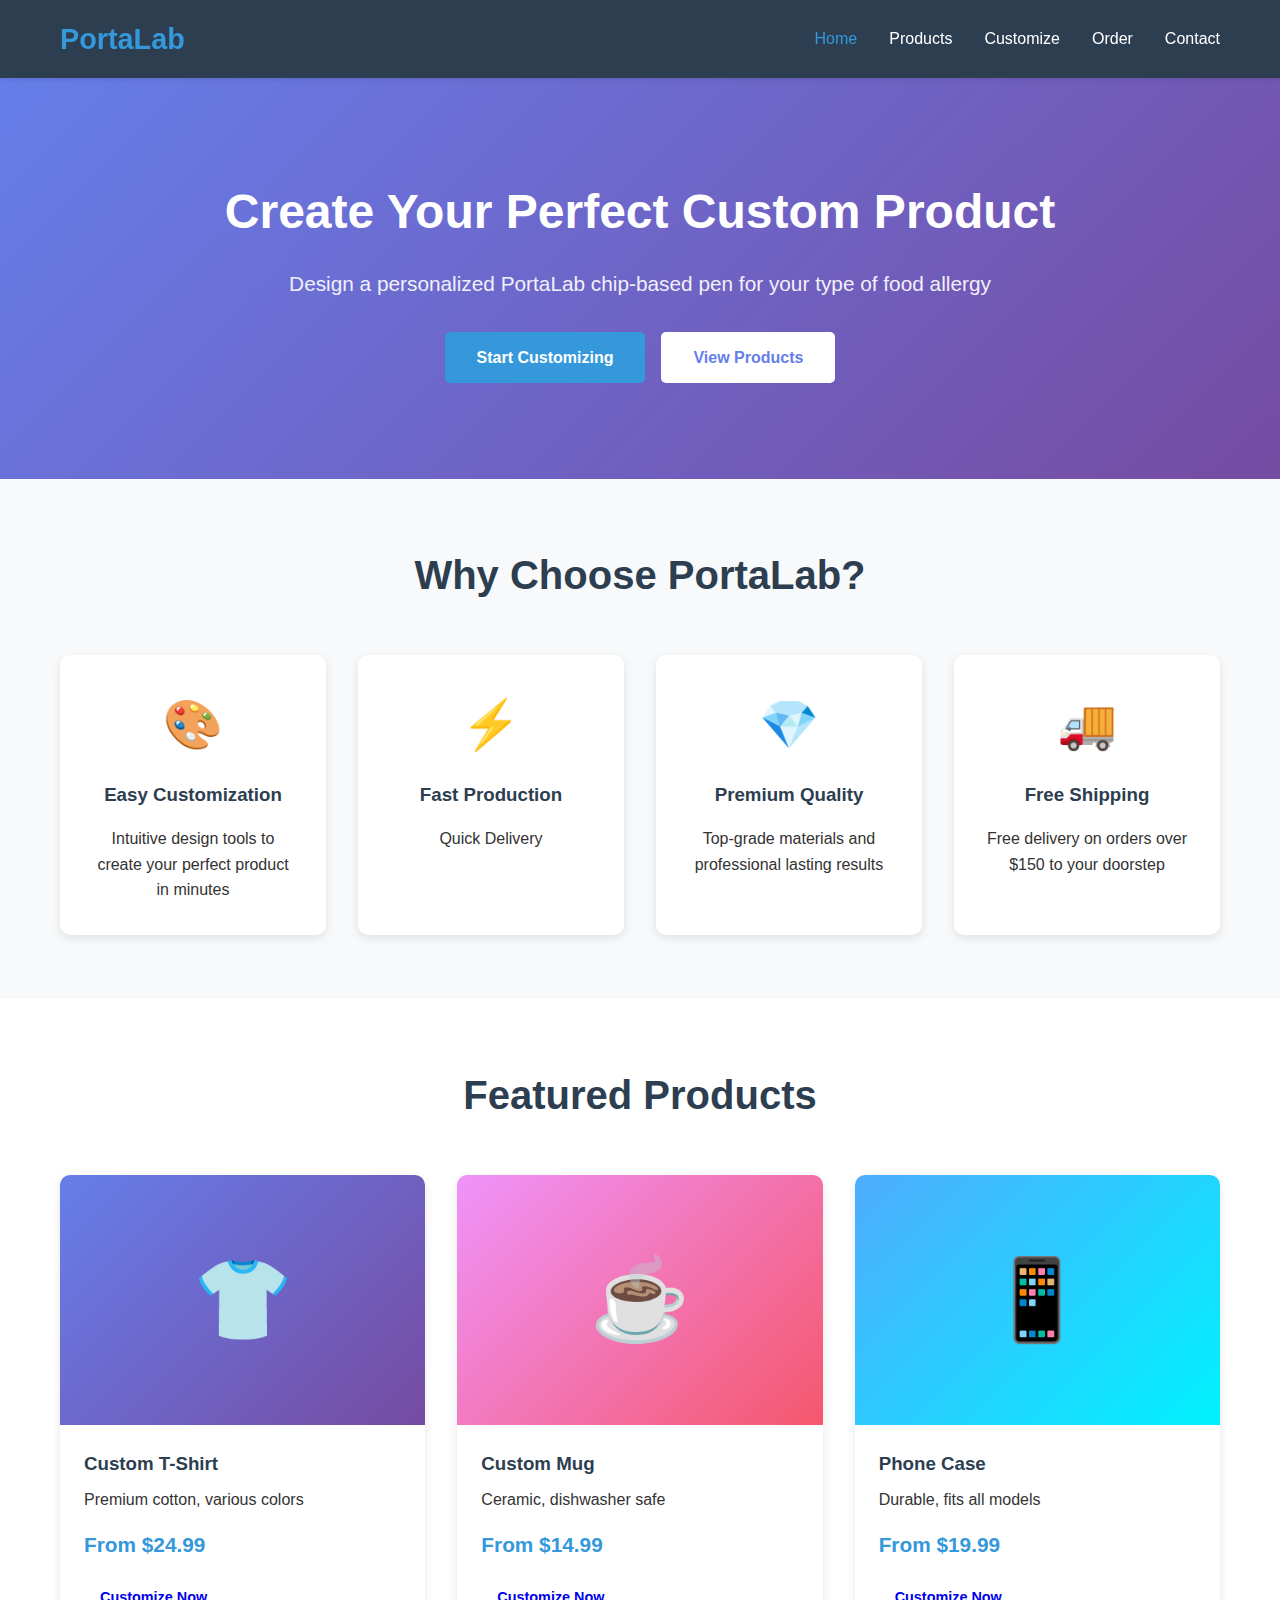
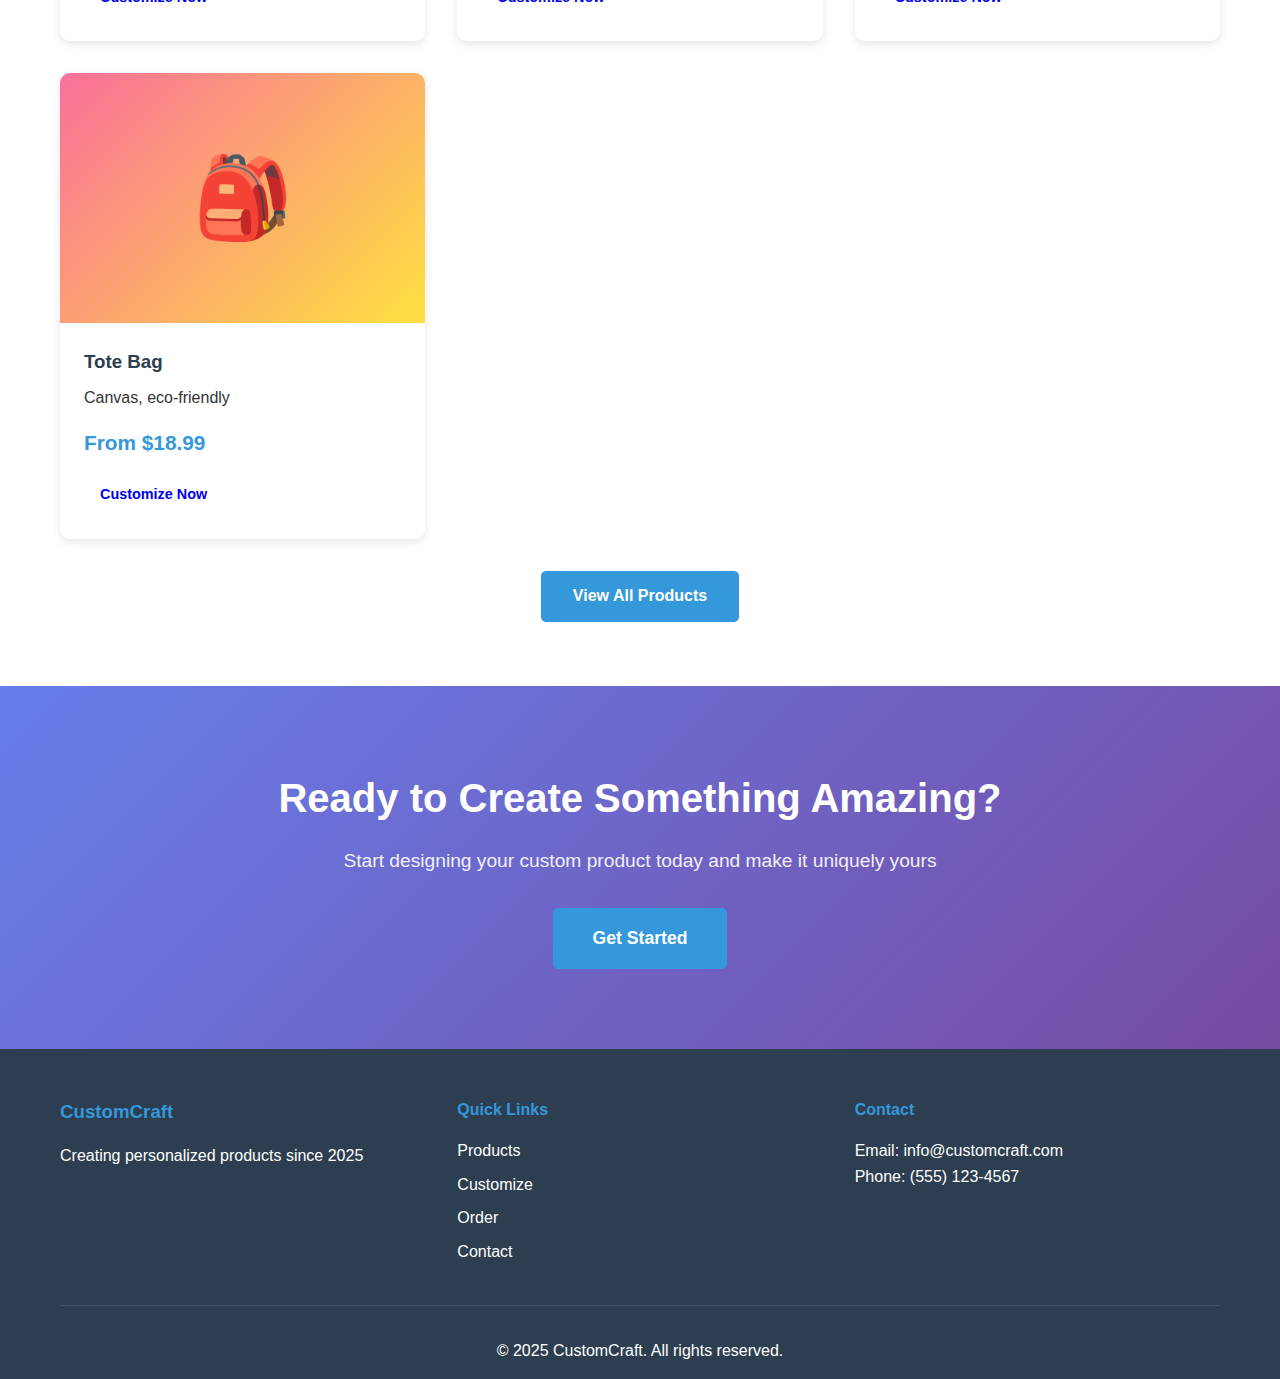
<file: index.html>
<!DOCTYPE html>
<html lang="en">
<head>
    <meta charset="UTF-8">
    <meta name="viewport" content="width=device-width, initial-scale=1.0">
    <meta name="description" content="Order customized products - T-shirts, Mugs, Phone Cases and more">
    <title>PortaLab - Personalized Products</title>
    <link rel="stylesheet" href="css/style.css">
</head>
    <!-- Google tag (gtag.js) -->
<script async src="https://www.googletagmanager.com/gtag/js?id=G-V312L564J8"></script>
<script>
  window.dataLayer = window.dataLayer || [];
  function gtag(){dataLayer.push(arguments);}
  gtag('js', new Date());

  gtag('config', 'G-V312L564J8');
</script>
<body>
    <header>
        <nav class="navbar">
            <div class="container">
                <div class="nav-brand">
                    <h1>PortaLab</h1>
                </div>
                <button class="nav-toggle" id="navToggle" aria-label="Toggle navigation">
                    <span></span>
                    <span></span>
                    <span></span>
                </button>
                <ul class="nav-menu" id="navMenu">
                    <li><a href="index.html" class="active">Home</a></li>
                    <li><a href="products.html">Products</a></li>
                    <li><a href="customize.html">Customize</a></li>
                    <li><a href="order.html">Order</a></li>
                    <li><a href="contact.html">Contact</a></li>
                </ul>
            </div>
        </nav>
    </header>

    <main>
        <section class="hero">
            <div class="container">
                <div class="hero-content">
                    <h2 class="hero-title">Create Your Perfect Custom Product</h2>
                    <p class="hero-subtitle">Design a personalized PortaLab chip-based pen for your type of food allergy</p>
                    <div class="hero-buttons">
                        <a href="customize.html" class="btn btn-primary">Start Customizing</a>
                        <a href="products.html" class="btn btn-secondary">View Products</a>
                    </div>
                </div>
            </div>
        </section>

        <section class="features">
            <div class="container">
                <h2 class="section-title">Why Choose PortaLab?</h2>
                <div class="features-grid">
                    <div class="feature-card">
                        <div class="feature-icon">🎨</div>
                        <h3>Easy Customization</h3>
                        <p>Intuitive design tools to create your perfect product in minutes</p>
                    </div>
                    <div class="feature-card">
                        <div class="feature-icon">⚡</div>
                        <h3>Fast Production</h3>
                        <p>Quick Delivery</p>
                    </div>
                    <div class="feature-card">
                        <div class="feature-icon">💎</div>
                        <h3>Premium Quality</h3>
                        <p>Top-grade materials and professional lasting results</p>
                    </div>
                    <div class="feature-card">
                        <div class="feature-icon">🚚</div>
                        <h3>Free Shipping</h3>
                        <p>Free delivery on orders over $150 to your doorstep</p>
                    </div>
                </div>
            </div>
        </section>

        <section class="products-preview">
            <div class="container">
                <h2 class="section-title">Featured Products</h2>
                <div class="products-grid">
                    <div class="product-card">
                        <div class="product-image" style="background: linear-gradient(135deg, #667eea 0%, #764ba2 100%);">
                            <div class="product-placeholder">👕</div>
                        </div>
                        <div class="product-info">
                            <h3>Custom T-Shirt</h3>
                            <p>Premium cotton, various colors</p>
                            <p class="price">From $24.99</p>
                            <a href="customize.html?product=tshirt" class="btn btn-small">Customize Now</a>
                        </div>
                    </div>
                    <div class="product-card">
                        <div class="product-image" style="background: linear-gradient(135deg, #f093fb 0%, #f5576c 100%);">
                            <div class="product-placeholder">☕</div>
                        </div>
                        <div class="product-info">
                            <h3>Custom Mug</h3>
                            <p>Ceramic, dishwasher safe</p>
                            <p class="price">From $14.99</p>
                            <a href="customize.html?product=mug" class="btn btn-small">Customize Now</a>
                        </div>
                    </div>
                    <div class="product-card">
                        <div class="product-image" style="background: linear-gradient(135deg, #4facfe 0%, #00f2fe 100%);">
                            <div class="product-placeholder">📱</div>
                        </div>
                        <div class="product-info">
                            <h3>Phone Case</h3>
                            <p>Durable, fits all models</p>
                            <p class="price">From $19.99</p>
                            <a href="customize.html?product=phonecase" class="btn btn-small">Customize Now</a>
                        </div>
                    </div>
                    <div class="product-card">
                        <div class="product-image" style="background: linear-gradient(135deg, #fa709a 0%, #fee140 100%);">
                            <div class="product-placeholder">🎒</div>
                        </div>
                        <div class="product-info">
                            <h3>Tote Bag</h3>
                            <p>Canvas, eco-friendly</p>
                            <p class="price">From $18.99</p>
                            <a href="customize.html?product=totebag" class="btn btn-small">Customize Now</a>
                        </div>
                    </div>
                </div>
                <div class="text-center">
                    <a href="products.html" class="btn btn-primary">View All Products</a>
                </div>
            </div>
        </section>

        <section class="cta">
            <div class="container">
                <h2>Ready to Create Something Amazing?</h2>
                <p>Start designing your custom product today and make it uniquely yours</p>
                <a href="customize.html" class="btn btn-primary btn-large">Get Started</a>
            </div>
        </section>
    </main>

    <footer>
        <div class="container">
            <div class="footer-content">
                <div class="footer-section">
                    <h3>CustomCraft</h3>
                    <p>Creating personalized products since 2025</p>
                </div>
                <div class="footer-section">
                    <h4>Quick Links</h4>
                    <ul>
                        <li><a href="products.html">Products</a></li>
                        <li><a href="customize.html">Customize</a></li>
                        <li><a href="order.html">Order</a></li>
                        <li><a href="contact.html">Contact</a></li>
                    </ul>
                </div>
                <div class="footer-section">
                    <h4>Contact</h4>
                    <p>Email: info@customcraft.com</p>
                    <p>Phone: (555) 123-4567</p>
                </div>
            </div>
            <div class="footer-bottom">
                <p>&copy; 2025 CustomCraft. All rights reserved.</p>
            </div>
        </div>
    </footer>

    <script src="js/main.js"></script>
</body>
 
</html>
</file>
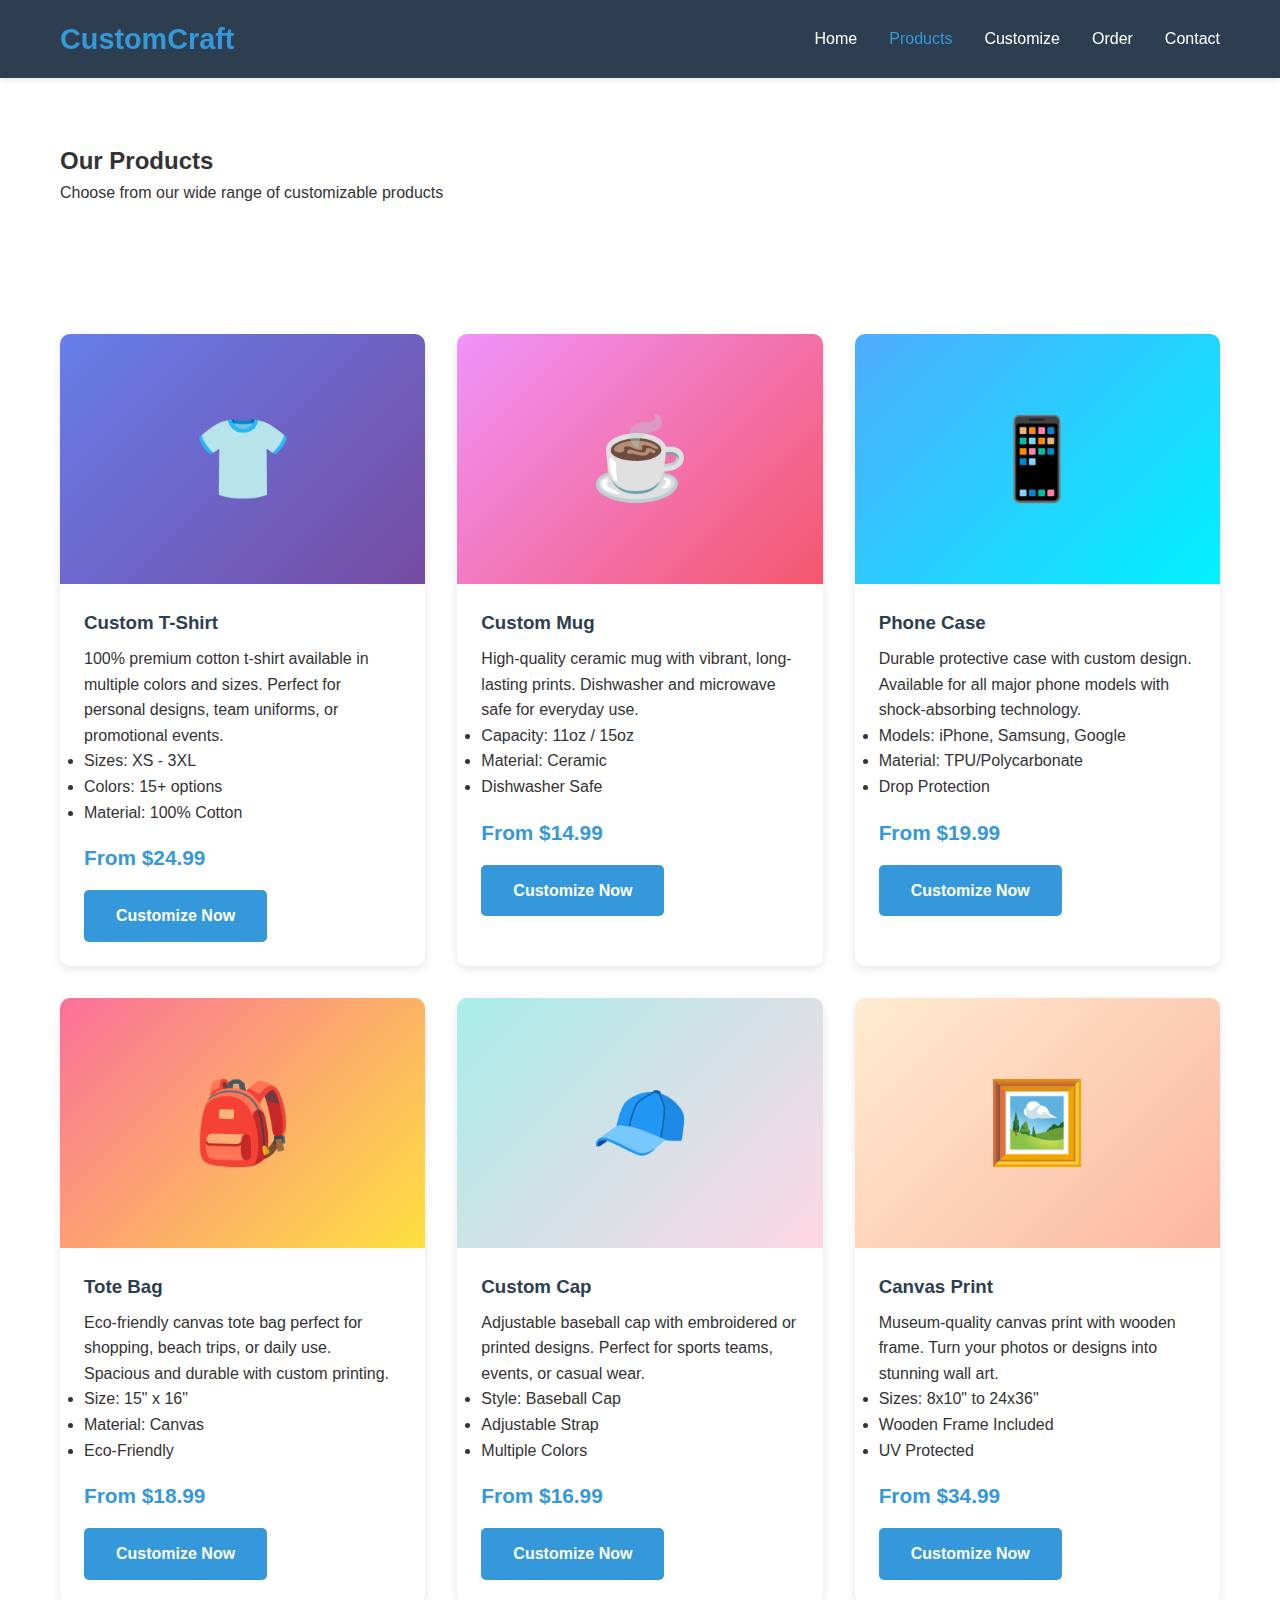
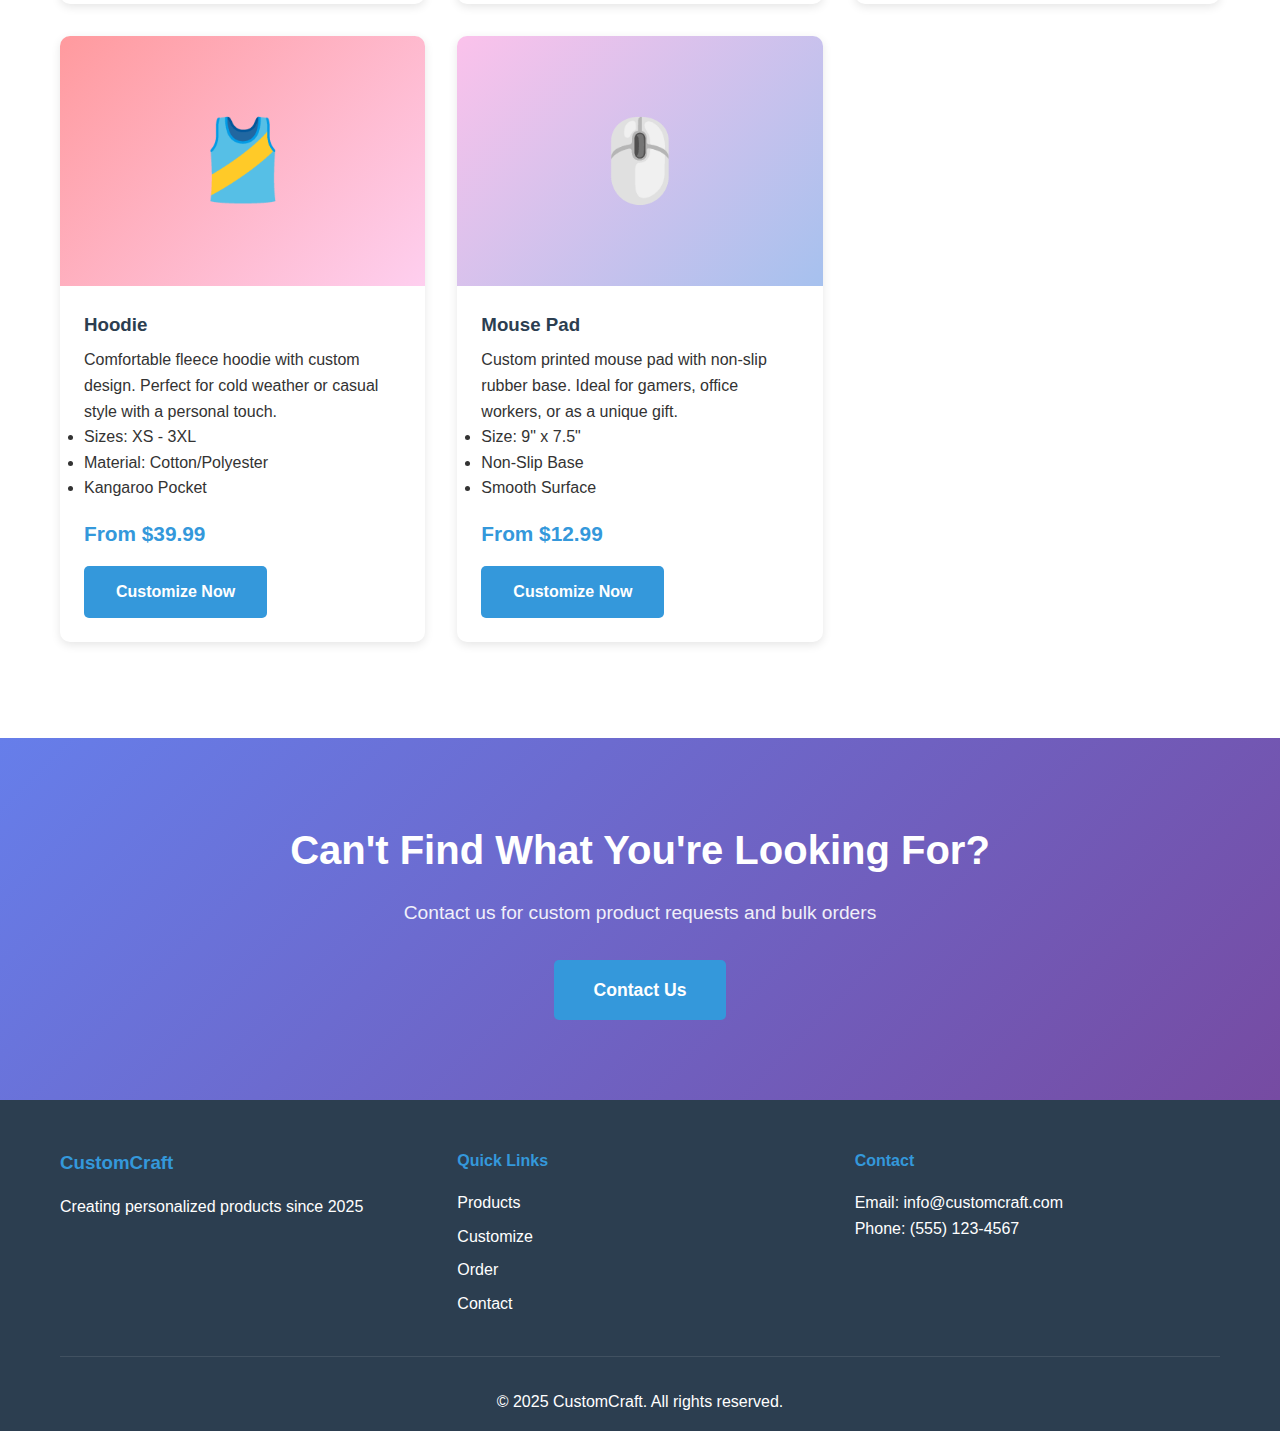
<file: products.html>
<!DOCTYPE html>
<html lang="en">
<head>
    <meta charset="UTF-8">
    <meta name="viewport" content="width=device-width, initial-scale=1.0">
    <meta name="description" content="Browse our collection of customizable products">
    <title>Products - CustomCraft</title>
    <link rel="stylesheet" href="css/style.css">
</head>
    <!-- Google tag (gtag.js) -->
<script async src="https://www.googletagmanager.com/gtag/js?id=G-V312L564J8"></script>
<script>
  window.dataLayer = window.dataLayer || [];
  function gtag(){dataLayer.push(arguments);}
  gtag('js', new Date());

  gtag('config', 'G-V312L564J8');
</script>
<body>
    <header>
        <nav class="navbar">
            <div class="container">
                <div class="nav-brand">
                    <h1>CustomCraft</h1>
                </div>
                <button class="nav-toggle" id="navToggle" aria-label="Toggle navigation">
                    <span></span>
                    <span></span>
                    <span></span>
                </button>
                <ul class="nav-menu" id="navMenu">
                    <li><a href="index.html">Home</a></li>
                    <li><a href="products.html" class="active">Products</a></li>
                    <li><a href="customize.html">Customize</a></li>
                    <li><a href="order.html">Order</a></li>
                    <li><a href="contact.html">Contact</a></li>
                </ul>
            </div>
        </nav>
    </header>

    <main>
        <section class="page-header">
            <div class="container">
                <h2>Our Products</h2>
                <p>Choose from our wide range of customizable products</p>
            </div>
        </section>

        <section class="products-section">
            <div class="container">
                <div class="products-grid">
                    <div class="product-card">
                        <div class="product-image" style="background: linear-gradient(135deg, #667eea 0%, #764ba2 100%);">
                            <div class="product-placeholder">👕</div>
                        </div>
                        <div class="product-info">
                            <h3>Custom T-Shirt</h3>
                            <p>100% premium cotton t-shirt available in multiple colors and sizes. Perfect for personal designs, team uniforms, or promotional events.</p>
                            <ul class="product-features">
                                <li>Sizes: XS - 3XL</li>
                                <li>Colors: 15+ options</li>
                                <li>Material: 100% Cotton</li>
                            </ul>
                            <p class="price">From $24.99</p>
                            <a href="customize.html?product=tshirt" class="btn btn-primary">Customize Now</a>
                        </div>
                    </div>

                    <div class="product-card">
                        <div class="product-image" style="background: linear-gradient(135deg, #f093fb 0%, #f5576c 100%);">
                            <div class="product-placeholder">☕</div>
                        </div>
                        <div class="product-info">
                            <h3>Custom Mug</h3>
                            <p>High-quality ceramic mug with vibrant, long-lasting prints. Dishwasher and microwave safe for everyday use.</p>
                            <ul class="product-features">
                                <li>Capacity: 11oz / 15oz</li>
                                <li>Material: Ceramic</li>
                                <li>Dishwasher Safe</li>
                            </ul>
                            <p class="price">From $14.99</p>
                            <a href="customize.html?product=mug" class="btn btn-primary">Customize Now</a>
                        </div>
                    </div>

                    <div class="product-card">
                        <div class="product-image" style="background: linear-gradient(135deg, #4facfe 0%, #00f2fe 100%);">
                            <div class="product-placeholder">📱</div>
                        </div>
                        <div class="product-info">
                            <h3>Phone Case</h3>
                            <p>Durable protective case with custom design. Available for all major phone models with shock-absorbing technology.</p>
                            <ul class="product-features">
                                <li>Models: iPhone, Samsung, Google</li>
                                <li>Material: TPU/Polycarbonate</li>
                                <li>Drop Protection</li>
                            </ul>
                            <p class="price">From $19.99</p>
                            <a href="customize.html?product=phonecase" class="btn btn-primary">Customize Now</a>
                        </div>
                    </div>

                    <div class="product-card">
                        <div class="product-image" style="background: linear-gradient(135deg, #fa709a 0%, #fee140 100%);">
                            <div class="product-placeholder">🎒</div>
                        </div>
                        <div class="product-info">
                            <h3>Tote Bag</h3>
                            <p>Eco-friendly canvas tote bag perfect for shopping, beach trips, or daily use. Spacious and durable with custom printing.</p>
                            <ul class="product-features">
                                <li>Size: 15" x 16"</li>
                                <li>Material: Canvas</li>
                                <li>Eco-Friendly</li>
                            </ul>
                            <p class="price">From $18.99</p>
                            <a href="customize.html?product=totebag" class="btn btn-primary">Customize Now</a>
                        </div>
                    </div>

                    <div class="product-card">
                        <div class="product-image" style="background: linear-gradient(135deg, #a8edea 0%, #fed6e3 100%);">
                            <div class="product-placeholder">🧢</div>
                        </div>
                        <div class="product-info">
                            <h3>Custom Cap</h3>
                            <p>Adjustable baseball cap with embroidered or printed designs. Perfect for sports teams, events, or casual wear.</p>
                            <ul class="product-features">
                                <li>Style: Baseball Cap</li>
                                <li>Adjustable Strap</li>
                                <li>Multiple Colors</li>
                            </ul>
                            <p class="price">From $16.99</p>
                            <a href="customize.html?product=cap" class="btn btn-primary">Customize Now</a>
                        </div>
                    </div>

                    <div class="product-card">
                        <div class="product-image" style="background: linear-gradient(135deg, #ffecd2 0%, #fcb69f 100%);">
                            <div class="product-placeholder">🖼️</div>
                        </div>
                        <div class="product-info">
                            <h3>Canvas Print</h3>
                            <p>Museum-quality canvas print with wooden frame. Turn your photos or designs into stunning wall art.</p>
                            <ul class="product-features">
                                <li>Sizes: 8x10" to 24x36"</li>
                                <li>Wooden Frame Included</li>
                                <li>UV Protected</li>
                            </ul>
                            <p class="price">From $34.99</p>
                            <a href="customize.html?product=canvas" class="btn btn-primary">Customize Now</a>
                        </div>
                    </div>

                    <div class="product-card">
                        <div class="product-image" style="background: linear-gradient(135deg, #ff9a9e 0%, #fecfef 100%);">
                            <div class="product-placeholder">🎽</div>
                        </div>
                        <div class="product-info">
                            <h3>Hoodie</h3>
                            <p>Comfortable fleece hoodie with custom design. Perfect for cold weather or casual style with a personal touch.</p>
                            <ul class="product-features">
                                <li>Sizes: XS - 3XL</li>
                                <li>Material: Cotton/Polyester</li>
                                <li>Kangaroo Pocket</li>
                            </ul>
                            <p class="price">From $39.99</p>
                            <a href="customize.html?product=hoodie" class="btn btn-primary">Customize Now</a>
                        </div>
                    </div>

                    <div class="product-card">
                        <div class="product-image" style="background: linear-gradient(135deg, #fbc2eb 0%, #a6c1ee 100%);">
                            <div class="product-placeholder">🖱️</div>
                        </div>
                        <div class="product-info">
                            <h3>Mouse Pad</h3>
                            <p>Custom printed mouse pad with non-slip rubber base. Ideal for gamers, office workers, or as a unique gift.</p>
                            <ul class="product-features">
                                <li>Size: 9" x 7.5"</li>
                                <li>Non-Slip Base</li>
                                <li>Smooth Surface</li>
                            </ul>
                            <p class="price">From $12.99</p>
                            <a href="customize.html?product=mousepad" class="btn btn-primary">Customize Now</a>
                        </div>
                    </div>
                </div>
            </div>
        </section>

        <section class="cta">
            <div class="container">
                <h2>Can't Find What You're Looking For?</h2>
                <p>Contact us for custom product requests and bulk orders</p>
                <a href="contact.html" class="btn btn-primary btn-large">Contact Us</a>
            </div>
        </section>
    </main>

    <footer>
        <div class="container">
            <div class="footer-content">
                <div class="footer-section">
                    <h3>CustomCraft</h3>
                    <p>Creating personalized products since 2025</p>
                </div>
                <div class="footer-section">
                    <h4>Quick Links</h4>
                    <ul>
                        <li><a href="products.html">Products</a></li>
                        <li><a href="customize.html">Customize</a></li>
                        <li><a href="order.html">Order</a></li>
                        <li><a href="contact.html">Contact</a></li>
                    </ul>
                </div>
                <div class="footer-section">
                    <h4>Contact</h4>
                    <p>Email: info@customcraft.com</p>
                    <p>Phone: (555) 123-4567</p>
                </div>
            </div>
            <div class="footer-bottom">
                <p>&copy; 2025 CustomCraft. All rights reserved.</p>
            </div>
        </div>
    </footer>

    <script src="js/main.js"></script>
</body>

</html>
</file>
<file: css/style.css>
* {
    margin: 0;
    padding: 0;
    box-sizing: border-box;
}

body {
    font-family: -apple-system, BlinkMacSystemFont, 'Segoe UI', Roboto, Oxygen, Ubuntu, Cantarell, sans-serif;
    line-height: 1.6;
    color: #333;
}

.container {
    max-width: 1200px;
    margin: 0 auto;
    padding: 0 20px;
}

/* Navigation */
.navbar {
    background: #2c3e50;
    color: white;
    padding: 1rem 0;
    position: sticky;
    top: 0;
    z-index: 1000;
    box-shadow: 0 2px 5px rgba(0,0,0,0.1);
}

.navbar .container {
    display: flex;
    justify-content: space-between;
    align-items: center;
}

.nav-brand h1 {
    font-size: 1.8rem;
    color: #3498db;
}

.nav-menu {
    display: flex;
    list-style: none;
    gap: 2rem;
}

.nav-menu a {
    color: white;
    text-decoration: none;
    transition: color 0.3s;
    font-weight: 500;
}

.nav-menu a:hover,
.nav-menu a.active {
    color: #3498db;
}

.nav-toggle {
    display: none;
    flex-direction: column;
    background: none;
    border: none;
    cursor: pointer;
}

.nav-toggle span {
    width: 25px;
    height: 3px;
    background: white;
    margin: 3px 0;
    transition: 0.3s;
}

/* Hero Section */
.hero {
    background: linear-gradient(135deg, #667eea 0%, #764ba2 100%);
    color: white;
    padding: 6rem 0;
    text-align: center;
}

.hero-title {
    font-size: 3rem;
    margin-bottom: 1rem;
}

.hero-subtitle {
    font-size: 1.3rem;
    margin-bottom: 2rem;
    opacity: 0.9;
}

.hero-buttons {
    display: flex;
    gap: 1rem;
    justify-content: center;
    flex-wrap: wrap;
}

/* Buttons */
.btn {
    display: inline-block;
    padding: 0.8rem 2rem;
    text-decoration: none;
    border-radius: 5px;
    transition: all 0.3s;
    font-weight: 600;
    border: none;
    cursor: pointer;
}

.btn-primary {
    background: #3498db;
    color: white;
}

.btn-primary:hover {
    background: #2980b9;
    transform: translateY(-2px);
    box-shadow: 0 5px 15px rgba(52, 152, 219, 0.3);
}

.btn-secondary {
    background: white;
    color: #667eea;
}

.btn-secondary:hover {
    background: #f8f9fa;
    transform: translateY(-2px);
}

.btn-small {
    padding: 0.5rem 1rem;
    font-size: 0.9rem;
}

.btn-large {
    padding: 1rem 2.5rem;
    font-size: 1.1rem;
}

/* Sections */
section {
    padding: 4rem 0;
}

.section-title {
    text-align: center;
    font-size: 2.5rem;
    margin-bottom: 3rem;
    color: #2c3e50;
}

/* Features */
.features {
    background: #f8f9fa;
}

.features-grid {
    display: grid;
    grid-template-columns: repeat(auto-fit, minmax(250px, 1fr));
    gap: 2rem;
}

.feature-card {
    background: white;
    padding: 2rem;
    border-radius: 10px;
    text-align: center;
    box-shadow: 0 3px 10px rgba(0,0,0,0.1);
    transition: transform 0.3s;
}

.feature-card:hover {
    transform: translateY(-5px);
}

.feature-icon {
    font-size: 3rem;
    margin-bottom: 1rem;
}

.feature-card h3 {
    margin-bottom: 1rem;
    color: #2c3e50;
}

/* Products */
.products-grid {
    display: grid;
    grid-template-columns: repeat(auto-fit, minmax(280px, 1fr));
    gap: 2rem;
    margin-bottom: 2rem;
}

.product-card {
    background: white;
    border-radius: 10px;
    overflow: hidden;
    box-shadow: 0 3px 10px rgba(0,0,0,0.1);
    transition: transform 0.3s;
}

.product-card:hover {
    transform: translateY(-5px);
    box-shadow: 0 5px 20px rgba(0,0,0,0.15);
}

.product-image {
    height: 250px;
    display: flex;
    align-items: center;
    justify-content: center;
}

.product-placeholder {
    font-size: 5rem;
}

.product-info {
    padding: 1.5rem;
}

.product-info h3 {
    margin-bottom: 0.5rem;
    color: #2c3e50;
}

.price {
    font-size: 1.3rem;
    font-weight: bold;
    color: #3498db;
    margin: 1rem 0;
}

/* Forms */
.form-group {
    margin-bottom: 1.5rem;
}

.form-group label {
    display: block;
    margin-bottom: 0.5rem;
    font-weight: 600;
    color: #2c3e50;
}

.form-group input,
.form-group select,
.form-group textarea {
    width: 100%;
    padding: 0.8rem;
    border: 2px solid #e0e0e0;
    border-radius: 5px;
    font-size: 1rem;
    transition: border-color 0.3s;
}

.form-group input:focus,
.form-group select:focus,
.form-group textarea:focus {
    outline: none;
    border-color: #3498db;
}

.form-group textarea {
    resize: vertical;
    min-height: 120px;
}

/* Customization */
.customize-container {
    display: grid;
    grid-template-columns: 1fr 1fr;
    gap: 3rem;
    margin-top: 2rem;
}

.preview-area {
    background: #f8f9fa;
    padding: 2rem;
    border-radius: 10px;
    text-align: center;
}

.preview-canvas {
    width: 100%;
    max-width: 400px;
    height: 400px;
    background: white;
    border-radius: 10px;
    margin: 0 auto;
    display: flex;
    align-items: center;
    justify-content: center;
    font-size: 3rem;
    box-shadow: 0 3px 10px rgba(0,0,0,0.1);
}

.color-options {
    display: flex;
    gap: 1rem;
    flex-wrap: wrap;
    margin-top: 1rem;
}

.color-option {
    width: 50px;
    height: 50px;
    border-radius: 50%;
    cursor: pointer;
    border: 3px solid transparent;
    transition: all 0.3s;
}

.color-option:hover,
.color-option.active {
    border-color: #3498db;
    transform: scale(1.1);
}

/* CTA Section */
.cta {
    background: linear-gradient(135deg, #667eea 0%, #764ba2 100%);
    color: white;
    text-align: center;
    padding: 5rem 0;
}

.cta h2 {
    font-size: 2.5rem;
    margin-bottom: 1rem;
}

.cta p {
    font-size: 1.2rem;
    margin-bottom: 2rem;
    opacity: 0.9;
}

/* Footer */
footer {
    background: #2c3e50;
    color: white;
    padding: 3rem 0 1rem;
}

.footer-content {
    display: grid;
    grid-template-columns: repeat(auto-fit, minmax(250px, 1fr));
    gap: 2rem;
    margin-bottom: 2rem;
}

.footer-section h3,
.footer-section h4 {
    margin-bottom: 1rem;
    color: #3498db;
}

.footer-section ul {
    list-style: none;
}

.footer-section ul li {
    margin-bottom: 0.5rem;
}

.footer-section a {
    color: white;
    text-decoration: none;
    transition: color 0.3s;
}

.footer-section a:hover {
    color: #3498db;
}

.footer-bottom {
    text-align: center;
    padding-top: 2rem;
    border-top: 1px solid rgba(255,255,255,0.1);
}

/* Utility Classes */
.text-center {
    text-align: center;
}

/* Responsive */
@media (max-width: 768px) {
    .nav-toggle {
        display: flex;
    }
    
    .nav-menu {
        position: absolute;
        top: 100%;
        left: 0;
        right: 0;
        background: #2c3e50;
        flex-direction: column;
        padding: 1rem;
        gap: 0;
        display: none;
    }
    
    .nav-menu.active {
        display: flex;
    }
    
    .nav-menu li {
        padding: 0.5rem 0;
    }
    
    .hero-title {
        font-size: 2rem;
    }
    
    .hero-subtitle {
        font-size: 1rem;
    }
    
    .customize-container {
        grid-template-columns: 1fr;
    }
    
    .section-title {
        font-size: 2rem;
    }
}
</file>
